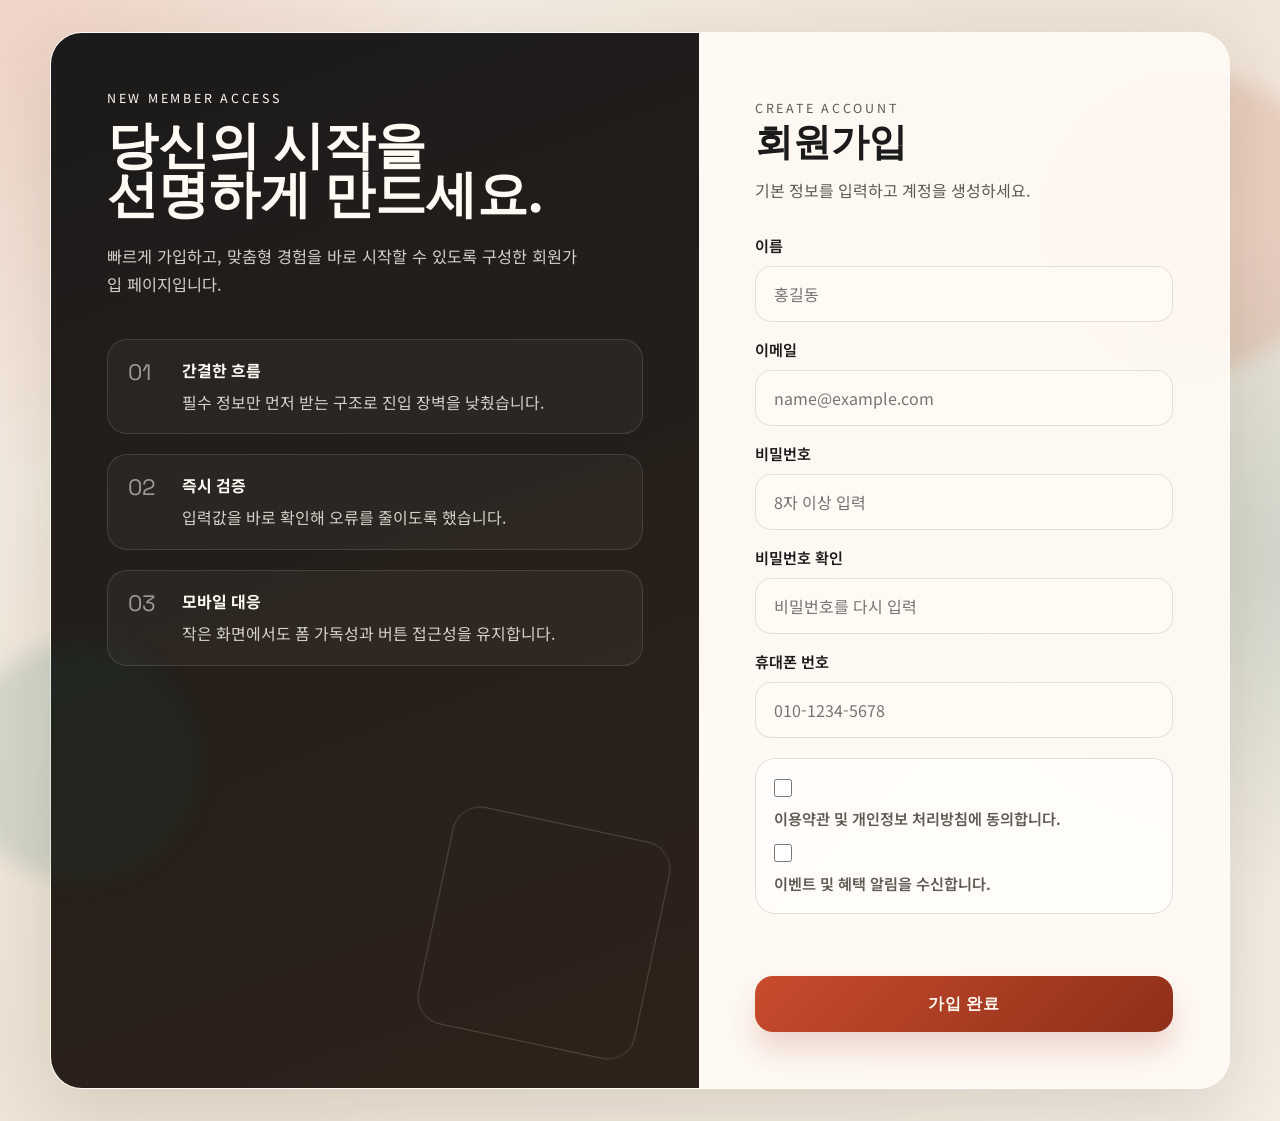
<file: index.html>
<!-- 회원가입 페이지 -->
<!DOCTYPE html>
<html lang="ko">
<head>
  <meta charset="UTF-8">
  <meta name="viewport" content="width=device-width, initial-scale=1.0">
  <title>회원가입</title>
  <link rel="preconnect" href="https://fonts.googleapis.com">
  <link rel="preconnect" href="https://fonts.gstatic.com" crossorigin>
  <link href="https://fonts.googleapis.com/css2?family=Space+Grotesk:wght@400;500;700&family=Noto+Sans+KR:wght@400;500;700&display=swap" rel="stylesheet">
  <link rel="stylesheet" href="styles.css">
</head>
<body>
  <main class="page-shell">
    <!-- 첫 화면에서 브랜드 소개와 가입 폼을 동시에 보여주는 2단 구조다. -->
    <section class="brand-panel">
      <p class="eyebrow">NEW MEMBER ACCESS</p>
      <h1>당신의 시작을<br>선명하게 만드세요.</h1>
      <p class="brand-copy">
        빠르게 가입하고, 맞춤형 경험을 바로 시작할 수 있도록 구성한 회원가입 페이지입니다.
      </p>
      <div class="feature-list">
        <article>
          <span>01</span>
          <strong>간결한 흐름</strong>
          <p>필수 정보만 먼저 받는 구조로 진입 장벽을 낮췄습니다.</p>
        </article>
        <article>
          <span>02</span>
          <strong>즉시 검증</strong>
          <p>입력값을 바로 확인해 오류를 줄이도록 했습니다.</p>
        </article>
        <article>
          <span>03</span>
          <strong>모바일 대응</strong>
          <p>작은 화면에서도 폼 가독성과 버튼 접근성을 유지합니다.</p>
        </article>
      </div>
    </section>

    <section class="form-panel">
      <div class="panel-header">
        <p class="panel-kicker">Create account</p>
        <h2>회원가입</h2>
        <p>기본 정보를 입력하고 계정을 생성하세요.</p>
      </div>

      <!-- 기본 브라우저 검증 UI 대신 script.js에서 직접 오류 메시지를 제어한다. -->
      <form class="signup-form" id="signupForm" novalidate>
        <label>
          <span>이름</span>
          <input type="text" name="name" placeholder="홍길동" required>
        </label>

        <label>
          <span>이메일</span>
          <input type="email" name="email" placeholder="name@example.com" required>
        </label>

        <label>
          <span>비밀번호</span>
          <input type="password" name="password" placeholder="8자 이상 입력" minlength="8" required>
        </label>

        <label>
          <span>비밀번호 확인</span>
          <input type="password" name="confirmPassword" placeholder="비밀번호를 다시 입력" minlength="8" required>
        </label>

        <label>
          <span>휴대폰 번호</span>
          <input type="tel" name="phone" placeholder="010-1234-5678" required>
        </label>

        <div class="consent-box">
          <label class="checkbox-row">
            <input type="checkbox" name="terms" required>
            <span>이용약관 및 개인정보 처리방침에 동의합니다.</span>
          </label>
          <label class="checkbox-row">
            <input type="checkbox" name="marketing">
            <span>이벤트 및 혜택 알림을 수신합니다.</span>
          </label>
        </div>

        <p class="form-message" id="formMessage" aria-live="polite"></p>

        <button type="submit" class="submit-button">가입 완료</button>
      </form>
    </section>
  </main>

  <script src="script.js"></script>
</body>
</html>
</file>
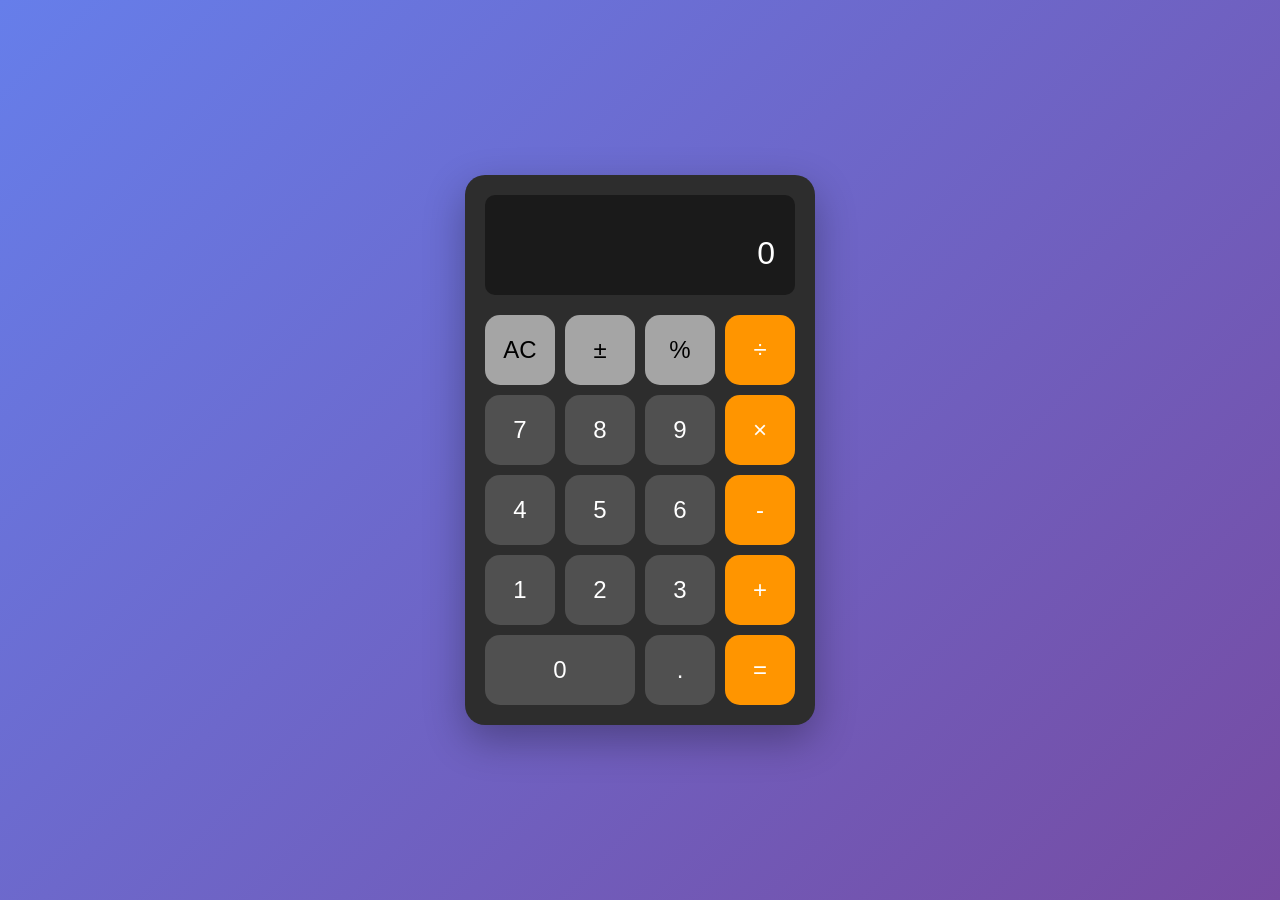
<file: calculator.html>
<!DOCTYPE html>
<html lang="ko">
<head>
    <meta charset="UTF-8">
    <meta name="viewport" content="width=device-width, initial-scale=1.0">
    <title>간단한 계산기</title>
    <style>
        * {
            margin: 0;
            padding: 0;
            box-sizing: border-box;
        }

        body {
            display: flex;
            justify-content: center;
            align-items: center;
            min-height: 100vh;
            background: linear-gradient(135deg, #667eea 0%, #764ba2 100%);
            font-family: 'Segoe UI', Tahoma, Geneva, Verdana, sans-serif;
        }

        .calculator {
            background: #2d2d2d;
            border-radius: 20px;
            padding: 20px;
            box-shadow: 0 15px 40px rgba(0, 0, 0, 0.3);
        }

        .display {
            background: #1a1a1a;
            border-radius: 10px;
            padding: 20px;
            margin-bottom: 20px;
            text-align: right;
        }

        .display .previous {
            color: #888;
            font-size: 16px;
            min-height: 20px;
        }

        .display .current {
            color: #fff;
            font-size: 32px;
            word-wrap: break-word;
            min-height: 40px;
        }

        .buttons {
            display: grid;
            grid-template-columns: repeat(4, 70px);
            gap: 10px;
        }

        button {
            width: 70px;
            height: 70px;
            border: none;
            border-radius: 15px;
            font-size: 24px;
            cursor: pointer;
            transition: all 0.2s ease;
        }

        button:hover {
            transform: scale(1.05);
        }

        button:active {
            transform: scale(0.95);
        }

        .number {
            background: #505050;
            color: #fff;
        }

        .number:hover {
            background: #606060;
        }

        .operator {
            background: #ff9500;
            color: #fff;
        }

        .operator:hover {
            background: #ffaa33;
        }

        .function {
            background: #a5a5a5;
            color: #000;
        }

        .function:hover {
            background: #b5b5b5;
        }

        .equals {
            background: #ff9500;
            color: #fff;
        }

        .equals:hover {
            background: #ffaa33;
        }

        .zero {
            grid-column: span 2;
            width: 150px;
        }
    </style>
</head>
<body>
    <div class="calculator">
        <div class="display">
            <div class="previous" id="previous"></div>
            <div class="current" id="current">0</div>
        </div>
        <div class="buttons">
            <button class="function" onclick="clearAll()">AC</button>
            <button class="function" onclick="toggleSign()">±</button>
            <button class="function" onclick="percentage()">%</button>
            <button class="operator" onclick="setOperator('÷')">÷</button>

            <button class="number" onclick="appendNumber('7')">7</button>
            <button class="number" onclick="appendNumber('8')">8</button>
            <button class="number" onclick="appendNumber('9')">9</button>
            <button class="operator" onclick="setOperator('×')">×</button>

            <button class="number" onclick="appendNumber('4')">4</button>
            <button class="number" onclick="appendNumber('5')">5</button>
            <button class="number" onclick="appendNumber('6')">6</button>
            <button class="operator" onclick="setOperator('-')">-</button>

            <button class="number" onclick="appendNumber('1')">1</button>
            <button class="number" onclick="appendNumber('2')">2</button>
            <button class="number" onclick="appendNumber('3')">3</button>
            <button class="operator" onclick="setOperator('+')">+</button>

            <button class="number zero" onclick="appendNumber('0')">0</button>
            <button class="number" onclick="appendDecimal()">.</button>
            <button class="equals" onclick="calculate()">=</button>
        </div>
    </div>

    <script>
        let currentValue = '0';
        let previousValue = '';
        let operator = null;
        let shouldResetScreen = false;

        const currentDisplay = document.getElementById('current');
        const previousDisplay = document.getElementById('previous');

        function updateDisplay() {
            currentDisplay.textContent = currentValue;
            if (operator !== null) {
                previousDisplay.textContent = `${previousValue} ${operator}`;
            } else {
                previousDisplay.textContent = previousValue;
            }
        }

        function appendNumber(number) {
            if (shouldResetScreen) {
                currentValue = number;
                shouldResetScreen = false;
            } else if (currentValue === '0') {
                currentValue = number;
            } else {
                currentValue += number;
            }
            updateDisplay();
        }

        function appendDecimal() {
            if (shouldResetScreen) {
                currentValue = '0.';
                shouldResetScreen = false;
            } else if (!currentValue.includes('.')) {
                currentValue += '.';
            }
            updateDisplay();
        }

        function clearAll() {
            currentValue = '0';
            previousValue = '';
            operator = null;
            shouldResetScreen = false;
            updateDisplay();
        }

        function toggleSign() {
            currentValue = String(parseFloat(currentValue) * -1);
            updateDisplay();
        }

        function percentage() {
            currentValue = String(parseFloat(currentValue) / 100);
            updateDisplay();
        }

        function setOperator(op) {
            if (operator !== null) {
                calculate();
            }
            previousValue = currentValue;
            operator = op;
            shouldResetScreen = true;
            updateDisplay();
        }

        function calculate() {
            if (operator === null || shouldResetScreen) return;

            const prev = parseFloat(previousValue);
            const current = parseFloat(currentValue);
            let result;

            switch (operator) {
                case '+':
                    result = prev + current;
                    break;
                case '-':
                    result = prev - current;
                    break;
                case '×':
                    result = prev * current;
                    break;
                case '÷':
                    if (current === 0) {
                        alert('0으로 나눌 수 없습니다!');
                        return;
                    }
                    result = prev / current;
                    break;
                default:
                    return;
            }

            currentValue = String(Math.round(result * 1000000) / 1000000);
            previousValue = '';
            operator = null;
            shouldResetScreen = true;
            updateDisplay();
        }

        // 키보드 지원
        document.addEventListener('keydown', (e) => {
            if (e.key >= '0' && e.key <= '9') appendNumber(e.key);
            if (e.key === '.') appendDecimal();
            if (e.key === '+') setOperator('+');
            if (e.key === '-') setOperator('-');
            if (e.key === '*') setOperator('×');
            if (e.key === '/') setOperator('÷');
            if (e.key === 'Enter' || e.key === '=') calculate();
            if (e.key === 'Escape') clearAll();
            if (e.key === 'Backspace') {
                currentValue = currentValue.slice(0, -1) || '0';
                updateDisplay();
            }
        });
    </script>
</body>
</html>
</file>
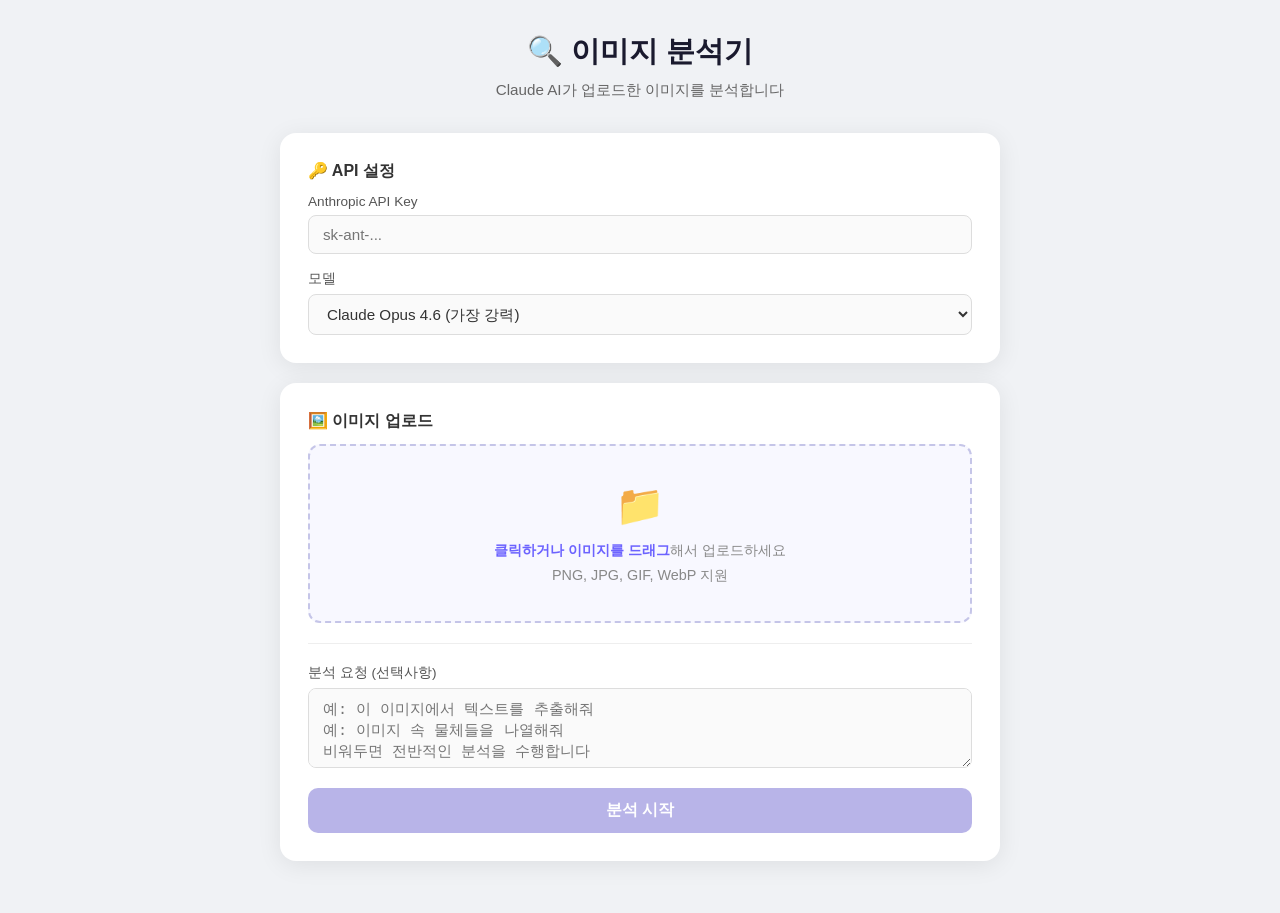
<file: image-analyzer.html>
<!DOCTYPE html>
<html lang="ko">
<head>
  <meta charset="UTF-8" />
  <meta name="viewport" content="width=device-width, initial-scale=1.0" />
  <title>이미지 분석기 (Claude AI)</title>
  <style>
    * { box-sizing: border-box; margin: 0; padding: 0; }

    body {
      font-family: 'Segoe UI', Tahoma, Geneva, Verdana, sans-serif;
      background: #f0f2f5;
      min-height: 100vh;
      display: flex;
      flex-direction: column;
      align-items: center;
      padding: 32px 16px;
    }

    h1 {
      font-size: 1.8rem;
      color: #1a1a2e;
      margin-bottom: 8px;
    }

    .subtitle {
      color: #666;
      margin-bottom: 32px;
      font-size: 0.95rem;
    }

    .card {
      background: #fff;
      border-radius: 16px;
      box-shadow: 0 4px 24px rgba(0,0,0,0.08);
      padding: 28px;
      width: 100%;
      max-width: 720px;
      margin-bottom: 20px;
    }

    .card h2 {
      font-size: 1rem;
      font-weight: 600;
      color: #333;
      margin-bottom: 12px;
    }

    label {
      display: block;
      font-size: 0.85rem;
      color: #555;
      margin-bottom: 6px;
      font-weight: 500;
    }

    input[type="password"],
    input[type="text"],
    textarea {
      width: 100%;
      padding: 10px 14px;
      border: 1.5px solid #ddd;
      border-radius: 8px;
      font-size: 0.95rem;
      color: #333;
      transition: border-color 0.2s;
      outline: none;
      background: #fafafa;
    }

    input[type="password"]:focus,
    input[type="text"]:focus,
    textarea:focus {
      border-color: #6c63ff;
      background: #fff;
    }

    textarea {
      resize: vertical;
      min-height: 80px;
    }

    .upload-area {
      border: 2px dashed #c5c5e8;
      border-radius: 12px;
      padding: 36px 20px;
      text-align: center;
      cursor: pointer;
      transition: all 0.2s;
      background: #f8f8ff;
      position: relative;
    }

    .upload-area:hover,
    .upload-area.drag-over {
      border-color: #6c63ff;
      background: #f0efff;
    }

    .upload-area input[type="file"] {
      position: absolute;
      inset: 0;
      opacity: 0;
      cursor: pointer;
    }

    .upload-icon {
      font-size: 2.5rem;
      margin-bottom: 12px;
    }

    .upload-area p {
      color: #888;
      font-size: 0.9rem;
    }

    .upload-area strong {
      color: #6c63ff;
    }

    #preview-container {
      display: none;
      margin-top: 16px;
      text-align: center;
    }

    #preview-img {
      max-width: 100%;
      max-height: 320px;
      border-radius: 10px;
      object-fit: contain;
      border: 1px solid #eee;
    }

    .file-info {
      margin-top: 8px;
      font-size: 0.82rem;
      color: #888;
    }

    .btn {
      display: inline-flex;
      align-items: center;
      gap: 8px;
      padding: 12px 28px;
      border-radius: 10px;
      border: none;
      font-size: 1rem;
      font-weight: 600;
      cursor: pointer;
      transition: all 0.2s;
    }

    .btn-primary {
      background: #6c63ff;
      color: #fff;
      width: 100%;
      justify-content: center;
    }

    .btn-primary:hover:not(:disabled) {
      background: #5a52e0;
      transform: translateY(-1px);
      box-shadow: 0 4px 12px rgba(108,99,255,0.35);
    }

    .btn-primary:disabled {
      background: #b8b4e8;
      cursor: not-allowed;
      transform: none;
      box-shadow: none;
    }

    .btn-secondary {
      background: #f0efff;
      color: #6c63ff;
      font-size: 0.85rem;
      padding: 6px 14px;
    }

    .btn-secondary:hover {
      background: #e2e0ff;
    }

    #result-section {
      display: none;
    }

    .result-header {
      display: flex;
      justify-content: space-between;
      align-items: center;
      margin-bottom: 14px;
    }

    #result-text {
      white-space: pre-wrap;
      line-height: 1.75;
      color: #333;
      font-size: 0.95rem;
      min-height: 60px;
    }

    #result-text .cursor {
      display: inline-block;
      width: 2px;
      height: 1em;
      background: #6c63ff;
      margin-left: 1px;
      vertical-align: text-bottom;
      animation: blink 0.8s step-end infinite;
    }

    @keyframes blink {
      50% { opacity: 0; }
    }

    .spinner {
      display: inline-block;
      width: 18px;
      height: 18px;
      border: 2.5px solid rgba(255,255,255,0.4);
      border-top-color: #fff;
      border-radius: 50%;
      animation: spin 0.7s linear infinite;
    }

    @keyframes spin {
      to { transform: rotate(360deg); }
    }

    .error-box {
      background: #fff0f0;
      border: 1.5px solid #fcc;
      border-radius: 8px;
      padding: 12px 16px;
      color: #c00;
      font-size: 0.9rem;
      margin-top: 12px;
      display: none;
    }

    .field-row {
      margin-bottom: 16px;
    }

    .field-row:last-child {
      margin-bottom: 0;
    }

    .divider {
      border: none;
      border-top: 1px solid #eee;
      margin: 20px 0;
    }

    .badge {
      display: inline-block;
      background: #f0efff;
      color: #6c63ff;
      border-radius: 20px;
      padding: 2px 10px;
      font-size: 0.78rem;
      font-weight: 600;
    }

    .copy-btn {
      background: none;
      border: 1.5px solid #ddd;
      border-radius: 6px;
      padding: 4px 12px;
      font-size: 0.8rem;
      color: #666;
      cursor: pointer;
      transition: all 0.15s;
    }

    .copy-btn:hover {
      border-color: #6c63ff;
      color: #6c63ff;
    }
  </style>
</head>
<body>

<h1>🔍 이미지 분석기</h1>
<p class="subtitle">Claude AI가 업로드한 이미지를 분석합니다</p>

<!-- API 키 카드 -->
<div class="card">
  <h2>🔑 API 설정</h2>
  <div class="field-row">
    <label for="api-key">Anthropic API Key</label>
    <input
      type="password"
      id="api-key"
      placeholder="sk-ant-..."
      autocomplete="off"
    />
  </div>
  <div class="field-row">
    <label for="model-select">모델</label>
    <select id="model-select" style="width:100%;padding:10px 14px;border:1.5px solid #ddd;border-radius:8px;font-size:0.95rem;color:#333;background:#fafafa;outline:none;">
      <option value="claude-opus-4-6">Claude Opus 4.6 (가장 강력)</option>
      <option value="claude-sonnet-4-6">Claude Sonnet 4.6 (균형)</option>
      <option value="claude-haiku-4-5">Claude Haiku 4.5 (빠름)</option>
    </select>
  </div>
</div>

<!-- 이미지 업로드 카드 -->
<div class="card">
  <h2>🖼️ 이미지 업로드</h2>
  <div class="upload-area" id="upload-area">
    <input type="file" id="file-input" accept="image/*" />
    <div class="upload-icon">📁</div>
    <p><strong>클릭하거나 이미지를 드래그</strong>해서 업로드하세요</p>
    <p style="margin-top:6px;">PNG, JPG, GIF, WebP 지원</p>
  </div>

  <div id="preview-container">
    <img id="preview-img" alt="미리보기" />
    <div class="file-info" id="file-info"></div>
  </div>

  <hr class="divider" />

  <div class="field-row">
    <label for="prompt-input">분석 요청 (선택사항)</label>
    <textarea
      id="prompt-input"
      placeholder="예: 이 이미지에서 텍스트를 추출해줘&#10;예: 이미지 속 물체들을 나열해줘&#10;비워두면 전반적인 분석을 수행합니다"
    ></textarea>
  </div>

  <button class="btn btn-primary" id="analyze-btn" disabled onclick="analyzeImage()">
    분석 시작
  </button>
  <div class="error-box" id="error-box"></div>
</div>

<!-- 결과 카드 -->
<div class="card" id="result-section">
  <div class="result-header">
    <h2>📋 분석 결과 <span class="badge" id="model-badge"></span></h2>
    <button class="copy-btn" onclick="copyResult()">복사</button>
  </div>
  <div id="result-text"></div>
</div>

<script>
  const fileInput = document.getElementById('file-input');
  const uploadArea = document.getElementById('upload-area');
  const previewContainer = document.getElementById('preview-container');
  const previewImg = document.getElementById('preview-img');
  const fileInfo = document.getElementById('file-info');
  const analyzeBtn = document.getElementById('analyze-btn');
  const errorBox = document.getElementById('error-box');
  const resultSection = document.getElementById('result-section');
  const resultText = document.getElementById('result-text');
  const modelBadge = document.getElementById('model-badge');

  let selectedFile = null;
  let base64Data = null;
  let mediaType = null;

  // 드래그 앤 드롭
  uploadArea.addEventListener('dragover', (e) => {
    e.preventDefault();
    uploadArea.classList.add('drag-over');
  });
  uploadArea.addEventListener('dragleave', () => {
    uploadArea.classList.remove('drag-over');
  });
  uploadArea.addEventListener('drop', (e) => {
    e.preventDefault();
    uploadArea.classList.remove('drag-over');
    const file = e.dataTransfer.files[0];
    if (file && file.type.startsWith('image/')) {
      handleFile(file);
    }
  });

  fileInput.addEventListener('change', (e) => {
    const file = e.target.files[0];
    if (file) handleFile(file);
  });

  function handleFile(file) {
    selectedFile = file;
    mediaType = file.type || 'image/jpeg';

    const reader = new FileReader();
    reader.onload = (e) => {
      const result = e.target.result;
      // base64 데이터만 추출 (data:image/...;base64, 제거)
      base64Data = result.split(',')[1];

      previewImg.src = result;
      previewContainer.style.display = 'block';
      fileInfo.textContent = `${file.name} · ${(file.size / 1024).toFixed(1)} KB`;
      analyzeBtn.disabled = false;
      clearError();
    };
    reader.readAsDataURL(file);
  }

  async function analyzeImage() {
    const apiKey = document.getElementById('api-key').value.trim();
    const model = document.getElementById('model-select').value;
    const userPrompt = document.getElementById('prompt-input').value.trim();

    clearError();

    if (!apiKey) {
      showError('API Key를 입력해주세요.');
      return;
    }
    if (!base64Data) {
      showError('이미지를 먼저 업로드해주세요.');
      return;
    }

    const prompt = userPrompt || '이 이미지를 자세히 분석해주세요. 이미지에 있는 모든 요소, 색상, 텍스트, 물체, 분위기 등을 설명해주세요.';

    analyzeBtn.disabled = true;
    analyzeBtn.innerHTML = '<span class="spinner"></span> 분석 중...';
    resultSection.style.display = 'none';
    resultText.innerHTML = '';

    try {
      const response = await fetch('https://api.anthropic.com/v1/messages', {
        method: 'POST',
        headers: {
          'Content-Type': 'application/json',
          'x-api-key': apiKey,
          'anthropic-version': '2023-06-01',
          'anthropic-dangerous-direct-browser-access': 'true',
        },
        body: JSON.stringify({
          model: model,
          max_tokens: 2048,
          stream: true,
          messages: [
            {
              role: 'user',
              content: [
                {
                  type: 'image',
                  source: {
                    type: 'base64',
                    media_type: mediaType,
                    data: base64Data,
                  },
                },
                {
                  type: 'text',
                  text: prompt,
                },
              ],
            },
          ],
        }),
      });

      if (!response.ok) {
        const err = await response.json().catch(() => ({}));
        throw new Error(err.error?.message || `HTTP ${response.status}`);
      }

      // 스트리밍 응답 처리
      modelBadge.textContent = model;
      resultSection.style.display = 'block';
      resultText.innerHTML = '<span class="cursor"></span>';

      const reader = response.body.getReader();
      const decoder = new TextDecoder();
      let fullText = '';

      while (true) {
        const { done, value } = await reader.read();
        if (done) break;

        const chunk = decoder.decode(value, { stream: true });
        const lines = chunk.split('\n');

        for (const line of lines) {
          if (!line.startsWith('data: ')) continue;
          const data = line.slice(6).trim();
          if (data === '[DONE]' || !data) continue;

          try {
            const parsed = JSON.parse(data);
            if (parsed.type === 'content_block_delta' && parsed.delta?.type === 'text_delta') {
              fullText += parsed.delta.text;
              resultText.innerHTML = escapeHtml(fullText) + '<span class="cursor"></span>';
              resultText.scrollIntoView({ behavior: 'smooth', block: 'end' });
            }
          } catch {
            // JSON 파싱 실패는 무시
          }
        }
      }

      resultText.innerHTML = escapeHtml(fullText);

    } catch (err) {
      showError('오류: ' + err.message);
      resultSection.style.display = 'none';
    } finally {
      analyzeBtn.disabled = false;
      analyzeBtn.innerHTML = '분석 시작';
    }
  }

  function escapeHtml(str) {
    return str
      .replace(/&/g, '&amp;')
      .replace(/</g, '&lt;')
      .replace(/>/g, '&gt;')
      .replace(/"/g, '&quot;')
      .replace(/\n/g, '<br>');
  }

  function showError(msg) {
    errorBox.textContent = msg;
    errorBox.style.display = 'block';
  }

  function clearError() {
    errorBox.textContent = '';
    errorBox.style.display = 'none';
  }

  function copyResult() {
    const text = resultText.innerText || resultText.textContent;
    navigator.clipboard.writeText(text).then(() => {
      const btn = document.querySelector('.copy-btn');
      btn.textContent = '복사됨 ✓';
      setTimeout(() => { btn.textContent = '복사'; }, 1500);
    });
  }
</script>

</body>
</html>
</file>
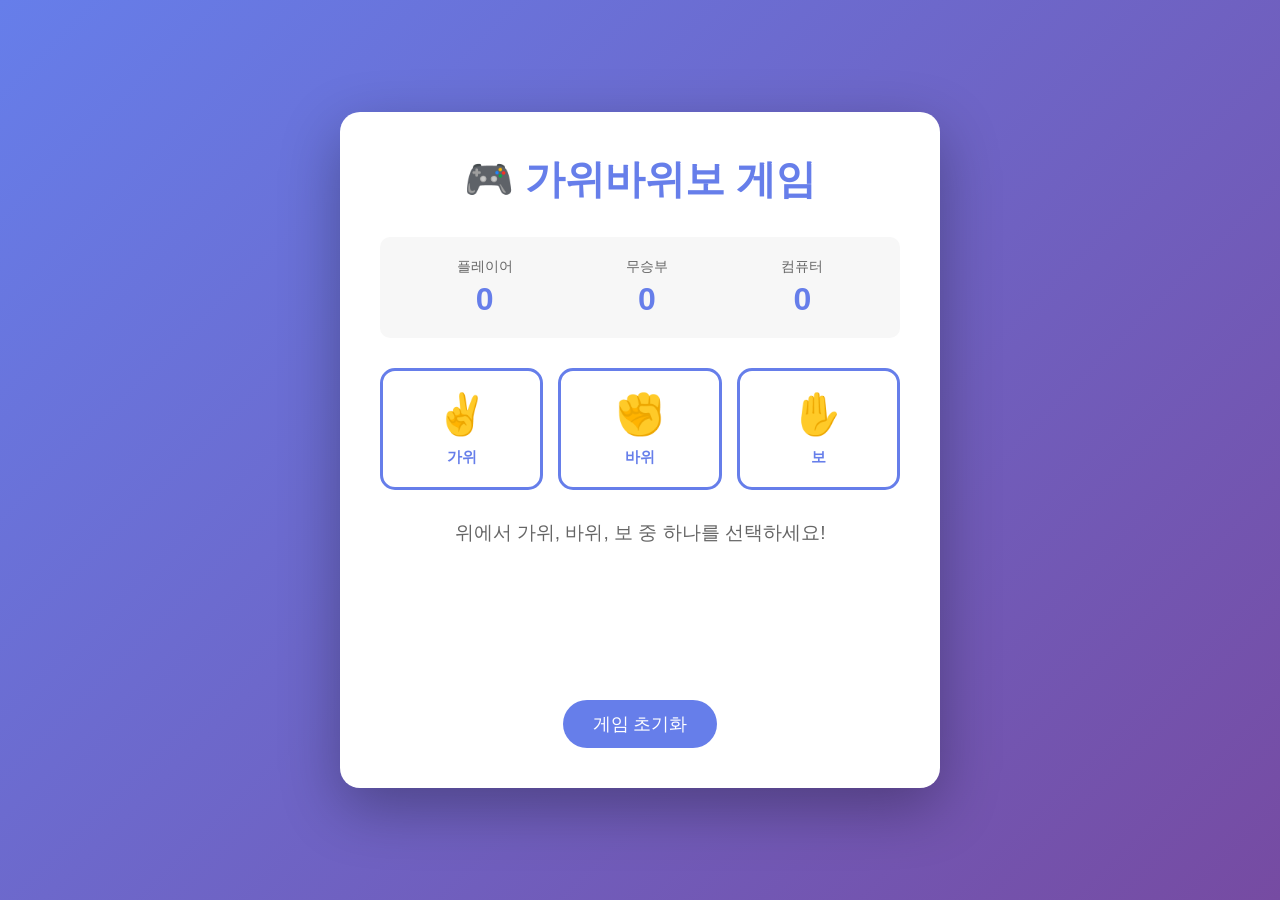
<file: rock_paper_scissors.html>
<!DOCTYPE html>
<html lang="ko">
<head>
    <meta charset="UTF-8">
    <meta name="viewport" content="width=device-width, initial-scale=1.0">
    <title>가위바위보 게임</title>
    <style>
        * {
            margin: 0;
            padding: 0;
            box-sizing: border-box;
        }

        body {
            font-family: 'Segoe UI', Tahoma, Geneva, Verdana, sans-serif;
            background: linear-gradient(135deg, #667eea 0%, #764ba2 100%);
            display: flex;
            justify-content: center;
            align-items: center;
            min-height: 100vh;
            padding: 20px;
        }

        .game-container {
            background: white;
            border-radius: 20px;
            box-shadow: 0 20px 60px rgba(0, 0, 0, 0.3);
            padding: 40px;
            max-width: 600px;
            width: 100%;
        }

        h1 {
            text-align: center;
            color: #667eea;
            margin-bottom: 30px;
            font-size: 2.5em;
        }

        .scoreboard {
            display: flex;
            justify-content: space-around;
            margin-bottom: 30px;
            padding: 20px;
            background: #f7f7f7;
            border-radius: 10px;
        }

        .score {
            text-align: center;
        }

        .score-label {
            font-size: 0.9em;
            color: #666;
            margin-bottom: 5px;
        }

        .score-value {
            font-size: 2em;
            font-weight: bold;
            color: #667eea;
        }

        .choices {
            display: flex;
            justify-content: space-around;
            margin: 30px 0;
            gap: 15px;
        }

        .choice-btn {
            background: white;
            border: 3px solid #667eea;
            border-radius: 15px;
            padding: 20px;
            cursor: pointer;
            transition: all 0.3s ease;
            flex: 1;
            min-width: 100px;
        }

        .choice-btn:hover {
            transform: translateY(-5px);
            box-shadow: 0 10px 20px rgba(102, 126, 234, 0.3);
            background: #667eea;
        }

        .choice-btn:hover .choice-emoji {
            transform: scale(1.2);
        }

        .choice-emoji {
            font-size: 3em;
            display: block;
            margin-bottom: 10px;
            transition: transform 0.3s ease;
        }

        .choice-text {
            font-size: 1.1em;
            font-weight: bold;
            color: #667eea;
        }

        .choice-btn:hover .choice-text {
            color: white;
        }

        .result-area {
            text-align: center;
            margin: 30px 0;
            min-height: 150px;
        }

        .selections {
            display: flex;
            justify-content: space-around;
            margin-bottom: 20px;
            font-size: 1.2em;
        }

        .selection {
            padding: 15px;
            background: #f7f7f7;
            border-radius: 10px;
            min-width: 150px;
        }

        .selection-label {
            color: #666;
            font-size: 0.9em;
            margin-bottom: 10px;
        }

        .selection-emoji {
            font-size: 2.5em;
            margin: 10px 0;
        }

        .result-message {
            font-size: 1.8em;
            font-weight: bold;
            margin-top: 20px;
            padding: 15px;
            border-radius: 10px;
        }

        .result-win {
            color: #4caf50;
            background: #e8f5e9;
        }

        .result-lose {
            color: #f44336;
            background: #ffebee;
        }

        .result-tie {
            color: #ff9800;
            background: #fff3e0;
        }

        .reset-btn {
            display: block;
            margin: 20px auto 0;
            padding: 12px 30px;
            background: #667eea;
            color: white;
            border: none;
            border-radius: 25px;
            font-size: 1.1em;
            cursor: pointer;
            transition: all 0.3s ease;
        }

        .reset-btn:hover {
            background: #764ba2;
            transform: translateY(-2px);
            box-shadow: 0 5px 15px rgba(102, 126, 234, 0.4);
        }

        @media (max-width: 600px) {
            .choices {
                flex-direction: column;
            }

            .selections {
                flex-direction: column;
                gap: 10px;
            }

            h1 {
                font-size: 2em;
            }
        }
    </style>
</head>
<body>
    <div class="game-container">
        <h1>🎮 가위바위보 게임</h1>

        <div class="scoreboard">
            <div class="score">
                <div class="score-label">플레이어</div>
                <div class="score-value" id="playerScore">0</div>
            </div>
            <div class="score">
                <div class="score-label">무승부</div>
                <div class="score-value" id="tieScore">0</div>
            </div>
            <div class="score">
                <div class="score-label">컴퓨터</div>
                <div class="score-value" id="computerScore">0</div>
            </div>
        </div>

        <div class="choices">
            <button class="choice-btn" onclick="play('가위')">
                <span class="choice-emoji">✌️</span>
                <span class="choice-text">가위</span>
            </button>
            <button class="choice-btn" onclick="play('바위')">
                <span class="choice-emoji">✊</span>
                <span class="choice-text">바위</span>
            </button>
            <button class="choice-btn" onclick="play('보')">
                <span class="choice-emoji">✋</span>
                <span class="choice-text">보</span>
            </button>
        </div>

        <div class="result-area" id="resultArea">
            <p style="color: #666; font-size: 1.2em;">위에서 가위, 바위, 보 중 하나를 선택하세요!</p>
        </div>

        <button class="reset-btn" onclick="resetGame()">게임 초기화</button>
    </div>

    <script>
        let playerScore = 0;
        let computerScore = 0;
        let tieScore = 0;

        const choices = ['가위', '바위', '보'];
        const emojis = {
            '가위': '✌️',
            '바위': '✊',
            '보': '✋'
        };

        function getComputerChoice() {
            return choices[Math.floor(Math.random() * choices.length)];
        }

        function determineWinner(player, computer) {
            if (player === computer) {
                return 'tie';
            }

            const winConditions = {
                '가위': '보',
                '바위': '가위',
                '보': '바위'
            };

            return winConditions[player] === computer ? 'win' : 'lose';
        }

        function updateScore(result) {
            if (result === 'win') {
                playerScore++;
                document.getElementById('playerScore').textContent = playerScore;
            } else if (result === 'lose') {
                computerScore++;
                document.getElementById('computerScore').textContent = computerScore;
            } else {
                tieScore++;
                document.getElementById('tieScore').textContent = tieScore;
            }
        }

        function displayResult(playerChoice, computerChoice, result) {
            const resultArea = document.getElementById('resultArea');

            const selectionsHTML = `
                <div class="selections">
                    <div class="selection">
                        <div class="selection-label">플레이어</div>
                        <div class="selection-emoji">${emojis[playerChoice]}</div>
                        <div>${playerChoice}</div>
                    </div>
                    <div class="selection">
                        <div class="selection-label">컴퓨터</div>
                        <div class="selection-emoji">${emojis[computerChoice]}</div>
                        <div>${computerChoice}</div>
                    </div>
                </div>
            `;

            let resultMessage = '';
            let resultClass = '';

            if (result === 'win') {
                resultMessage = '🎉 플레이어 승리!';
                resultClass = 'result-win';
            } else if (result === 'lose') {
                resultMessage = '💻 컴퓨터 승리!';
                resultClass = 'result-lose';
            } else {
                resultMessage = '🤝 무승부!';
                resultClass = 'result-tie';
            }

            resultArea.innerHTML = `
                ${selectionsHTML}
                <div class="result-message ${resultClass}">${resultMessage}</div>
            `;
        }

        function play(playerChoice) {
            const computerChoice = getComputerChoice();
            const result = determineWinner(playerChoice, computerChoice);

            updateScore(result);
            displayResult(playerChoice, computerChoice, result);
        }

        function resetGame() {
            playerScore = 0;
            computerScore = 0;
            tieScore = 0;

            document.getElementById('playerScore').textContent = '0';
            document.getElementById('computerScore').textContent = '0';
            document.getElementById('tieScore').textContent = '0';

            document.getElementById('resultArea').innerHTML =
                '<p style="color: #666; font-size: 1.2em;">위에서 가위, 바위, 보 중 하나를 선택하세요!</p>';
        }
    </script>
</body>
</html>
</file>
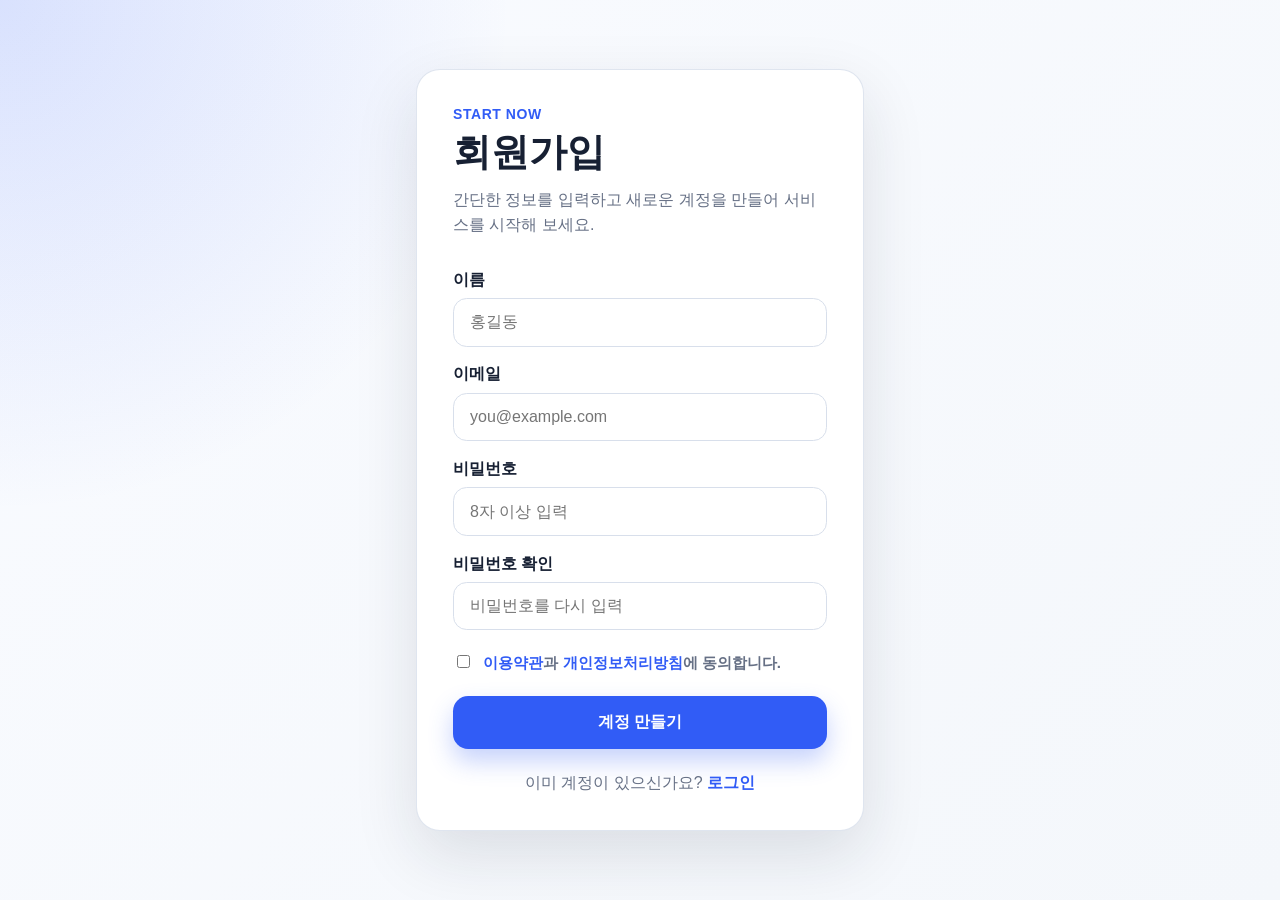
<file: signup.html>
<!DOCTYPE html>
<html lang="ko">
<head>
  <meta charset="UTF-8" />
  <meta name="viewport" content="width=device-width, initial-scale=1.0" />
  <title>회원가입</title>
  <style>
    :root {
      color-scheme: light;
      --bg: #f4f7fb;
      --card: #ffffff;
      --primary: #315cf6;
      --primary-dark: #2448c6;
      --text: #172033;
      --muted: #667085;
      --border: #d8dfeb;
      --focus: rgba(49, 92, 246, 0.18);
    }

    * {
      box-sizing: border-box;
    }

    body {
      min-height: 100vh;
      margin: 0;
      font-family: -apple-system, BlinkMacSystemFont, "Segoe UI", "Noto Sans KR", sans-serif;
      background:
        radial-gradient(circle at top left, rgba(49, 92, 246, 0.16), transparent 32rem),
        linear-gradient(135deg, #f9fbff 0%, var(--bg) 100%);
      color: var(--text);
      display: flex;
      align-items: center;
      justify-content: center;
      padding: 2rem;
    }

    .signup-card {
      width: min(100%, 28rem);
      background: var(--card);
      border: 1px solid rgba(216, 223, 235, 0.8);
      border-radius: 1.5rem;
      box-shadow: 0 1.5rem 4rem rgba(23, 32, 51, 0.12);
      padding: 2.25rem;
    }

    .signup-card__eyebrow {
      margin: 0 0 0.5rem;
      color: var(--primary);
      font-size: 0.875rem;
      font-weight: 700;
      letter-spacing: 0.04em;
    }

    h1 {
      margin: 0;
      font-size: clamp(1.75rem, 6vw, 2.35rem);
      line-height: 1.2;
    }

    .signup-card__description {
      margin: 0.75rem 0 2rem;
      color: var(--muted);
      line-height: 1.6;
    }

    .form-group {
      margin-bottom: 1.1rem;
    }

    label {
      display: block;
      margin-bottom: 0.45rem;
      font-weight: 700;
    }

    input {
      width: 100%;
      border: 1px solid var(--border);
      border-radius: 0.85rem;
      padding: 0.9rem 1rem;
      font: inherit;
      color: var(--text);
      background: #fff;
      transition: border-color 0.2s ease, box-shadow 0.2s ease;
    }

    input:focus {
      outline: none;
      border-color: var(--primary);
      box-shadow: 0 0 0 0.25rem var(--focus);
    }

    .terms {
      display: flex;
      gap: 0.65rem;
      align-items: flex-start;
      margin: 1.35rem 0;
      color: var(--muted);
      font-size: 0.95rem;
      line-height: 1.5;
    }

    .terms input {
      width: auto;
      margin-top: 0.2rem;
      accent-color: var(--primary);
    }

    .terms a,
    .signin-link a {
      color: var(--primary);
      font-weight: 700;
      text-decoration: none;
    }

    .terms a:hover,
    .signin-link a:hover {
      text-decoration: underline;
    }

    button {
      width: 100%;
      border: 0;
      border-radius: 0.95rem;
      background: var(--primary);
      color: #fff;
      padding: 1rem 1.25rem;
      font: inherit;
      font-weight: 800;
      cursor: pointer;
      box-shadow: 0 0.75rem 1.5rem rgba(49, 92, 246, 0.28);
      transition: background 0.2s ease, transform 0.2s ease;
    }

    button:hover {
      background: var(--primary-dark);
      transform: translateY(-1px);
    }

    .signin-link {
      margin: 1.5rem 0 0;
      color: var(--muted);
      text-align: center;
    }
  </style>
</head>
<body>
  <main class="signup-card" aria-labelledby="signup-title">
    <p class="signup-card__eyebrow">START NOW</p>
    <h1 id="signup-title">회원가입</h1>
    <p class="signup-card__description">간단한 정보를 입력하고 새로운 계정을 만들어 서비스를 시작해 보세요.</p>

    <form action="#" method="post">
      <div class="form-group">
        <label for="name">이름</label>
        <input id="name" name="name" type="text" placeholder="홍길동" autocomplete="name" required />
      </div>

      <div class="form-group">
        <label for="email">이메일</label>
        <input id="email" name="email" type="email" placeholder="you@example.com" autocomplete="email" required />
      </div>

      <div class="form-group">
        <label for="password">비밀번호</label>
        <input id="password" name="password" type="password" placeholder="8자 이상 입력" autocomplete="new-password" minlength="8" required />
      </div>

      <div class="form-group">
        <label for="password-confirm">비밀번호 확인</label>
        <input id="password-confirm" name="password-confirm" type="password" placeholder="비밀번호를 다시 입력" autocomplete="new-password" minlength="8" required />
      </div>

      <label class="terms">
        <input type="checkbox" name="terms" required />
        <span><a href="#">이용약관</a>과 <a href="#">개인정보처리방침</a>에 동의합니다.</span>
      </label>

      <button type="submit">계정 만들기</button>
    </form>

    <p class="signin-link">이미 계정이 있으신가요? <a href="#">로그인</a></p>
  </main>
</body>
</html>
</file>
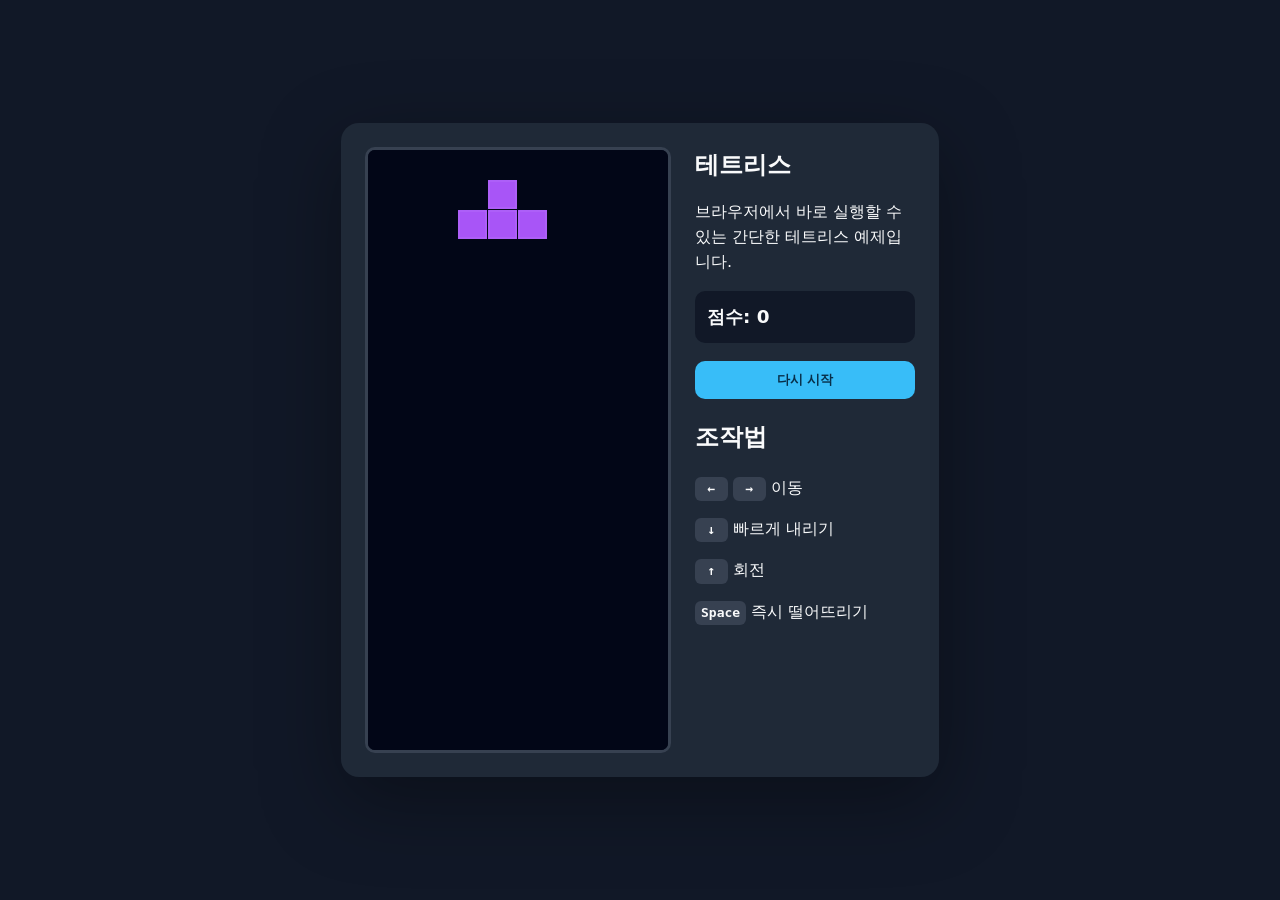
<file: tetris.html>
<!doctype html>
<html lang="ko">
<head>
  <meta charset="utf-8" />
  <meta name="viewport" content="width=device-width, initial-scale=1" />
  <title>간단한 테트리스 예제</title>
  <style>
    :root {
      color-scheme: dark;
      font-family: system-ui, -apple-system, BlinkMacSystemFont, "Segoe UI", sans-serif;
      background: #111827;
      color: #f9fafb;
    }

    body {
      min-height: 100vh;
      margin: 0;
      display: grid;
      place-items: center;
    }

    .game {
      display: flex;
      gap: 24px;
      align-items: flex-start;
      padding: 24px;
      background: #1f2937;
      border-radius: 18px;
      box-shadow: 0 24px 80px rgba(0, 0, 0, 0.35);
    }

    canvas {
      background: #020617;
      border: 3px solid #374151;
      border-radius: 10px;
    }

    .panel {
      width: 220px;
      line-height: 1.55;
    }

    h1 {
      margin: 0 0 12px;
      font-size: 1.5rem;
    }

    .score {
      margin: 12px 0 18px;
      padding: 12px;
      background: #111827;
      border-radius: 10px;
      font-size: 1.15rem;
      font-weight: 700;
    }

    button {
      width: 100%;
      padding: 10px 12px;
      border: 0;
      border-radius: 10px;
      background: #38bdf8;
      color: #082f49;
      font-weight: 800;
      cursor: pointer;
    }

    button:hover {
      background: #7dd3fc;
    }

    kbd {
      display: inline-block;
      min-width: 1.6em;
      padding: 2px 6px;
      border-radius: 6px;
      background: #374151;
      text-align: center;
      font-weight: 700;
    }
  </style>
</head>
<body>
  <main class="game">
    <canvas id="board" width="300" height="600" aria-label="테트리스 게임 보드"></canvas>
    <section class="panel">
      <h1>테트리스</h1>
      <p>브라우저에서 바로 실행할 수 있는 간단한 테트리스 예제입니다.</p>
      <div class="score">점수: <span id="score">0</span></div>
      <button id="restart" type="button">다시 시작</button>
      <h2>조작법</h2>
      <p><kbd>←</kbd> <kbd>→</kbd> 이동</p>
      <p><kbd>↓</kbd> 빠르게 내리기</p>
      <p><kbd>↑</kbd> 회전</p>
      <p><kbd>Space</kbd> 즉시 떨어뜨리기</p>
    </section>
  </main>

  <script>
    // 게임 보드로 사용할 캔버스와 UI 요소를 가져옵니다.
    const canvas = document.querySelector('#board');
    const context = canvas.getContext('2d');
    const scoreElement = document.querySelector('#score');
    const restartButton = document.querySelector('#restart');

    // 보드는 10칸 x 20칸이며, 각 칸은 30px 정사각형입니다.
    const COLS = 10;
    const ROWS = 20;
    const BLOCK = 30;
    // 블록 숫자를 실제 색상으로 바꾸기 위한 팔레트입니다. 0은 빈 칸입니다.
    const COLORS = [
      null,
      '#22d3ee',
      '#3b82f6',
      '#f97316',
      '#eab308',
      '#22c55e',
      '#a855f7',
      '#ef4444',
    ];

    // 테트리스의 7가지 기본 블록 모양(I, J, L, O, S, T, Z)을 행렬로 표현합니다.
    const SHAPES = [
      [[1, 1, 1, 1]],
      [[2, 0, 0], [2, 2, 2]],
      [[0, 0, 3], [3, 3, 3]],
      [[4, 4], [4, 4]],
      [[0, 5, 5], [5, 5, 0]],
      [[0, 6, 0], [6, 6, 6]],
      [[7, 7, 0], [0, 7, 7]],
    ];

    // 게임 진행 중 계속 바뀌는 상태값입니다.
    let board;
    let piece;
    let score;
    let dropCounter;
    let lastTime;
    let gameOver;

    // 빈 게임판을 만듭니다. 각 값은 비어 있으면 0, 블록이 있으면 색상 번호입니다.
    function createBoard() {
      return Array.from({ length: ROWS }, () => Array(COLS).fill(0));
    }

    // 무작위 블록 하나를 만들고 보드 위쪽 중앙에 배치합니다.
    function createPiece() {
      const matrix = SHAPES[Math.floor(Math.random() * SHAPES.length)];
      return {
        matrix: matrix.map(row => [...row]),
        x: Math.floor(COLS / 2) - Math.ceil(matrix[0].length / 2),
        y: 0,
      };
    }

    // 한 칸짜리 블록을 캔버스에 그립니다.
    function drawCell(x, y, value) {
      context.fillStyle = COLORS[value];
      context.fillRect(x * BLOCK, y * BLOCK, BLOCK - 1, BLOCK - 1);
      context.strokeStyle = 'rgba(255, 255, 255, 0.12)';
      context.strokeRect(x * BLOCK + 1, y * BLOCK + 1, BLOCK - 3, BLOCK - 3);
    }

    // 행렬에 들어 있는 블록들을 지정한 위치(offset)에 맞춰 그립니다.
    function drawMatrix(matrix, offset) {
      matrix.forEach((row, y) => {
        row.forEach((value, x) => {
          if (value) {
            drawCell(x + offset.x, y + offset.y, value);
          }
        });
      });
    }

    // 현재 보드와 떨어지는 블록을 모두 다시 그립니다.
    function draw() {
      context.fillStyle = '#020617';
      context.fillRect(0, 0, canvas.width, canvas.height);
      drawMatrix(board, { x: 0, y: 0 });
      drawMatrix(piece.matrix, piece);

      if (gameOver) {
        context.fillStyle = 'rgba(2, 6, 23, 0.78)';
        context.fillRect(0, 250, canvas.width, 100);
        context.fillStyle = '#f9fafb';
        context.font = 'bold 28px system-ui';
        context.textAlign = 'center';
        context.fillText('게임 오버', canvas.width / 2, 300);
        context.font = '16px system-ui';
        context.fillText('다시 시작 버튼을 눌러주세요', canvas.width / 2, 330);
      }
    }

    // 블록이 벽, 바닥, 이미 쌓인 블록과 부딪히는지 확인합니다.
    function collide(testPiece = piece) {
      return testPiece.matrix.some((row, y) => row.some((value, x) => {
        if (!value) return false;
        const nextY = y + testPiece.y;
        const nextX = x + testPiece.x;
        return nextX < 0 || nextX >= COLS || nextY >= ROWS || board[nextY]?.[nextX];
      }));
    }

    // 더 내려갈 수 없는 블록을 보드에 고정합니다.
    function merge() {
      piece.matrix.forEach((row, y) => {
        row.forEach((value, x) => {
          if (value) {
            board[y + piece.y][x + piece.x] = value;
          }
        });
      });
    }

    // 꽉 찬 줄을 제거하고 제거한 줄 수에 따라 점수를 올립니다.
    function clearLines() {
      let cleared = 0;

      for (let y = ROWS - 1; y >= 0; y -= 1) {
        if (board[y].every(Boolean)) {
          board.splice(y, 1);
          board.unshift(Array(COLS).fill(0));
          cleared += 1;
          y += 1;
        }
      }

      if (cleared) {
        score += cleared * cleared * 100;
        scoreElement.textContent = score;
      }
    }

    // 행렬을 시계 방향으로 90도 회전합니다.
    function rotate(matrix) {
      return matrix[0].map((_, x) => matrix.map(row => row[x]).reverse());
    }

    // 블록을 회전하고, 벽에 걸리면 좌우로 조금 밀어서 회전을 시도합니다.
    function rotatePiece() {
      const rotated = rotate(piece.matrix);
      const originalX = piece.x;
      let shift = 1;
      piece.matrix = rotated;

      while (collide()) {
        piece.x += shift;
        shift = -(shift + (shift > 0 ? 1 : -1));
        if (Math.abs(shift) > piece.matrix[0].length + 1) {
          piece.matrix = rotate(rotate(rotate(rotated)));
          piece.x = originalX;
          return;
        }
      }
    }

    // 새 블록을 생성합니다. 시작 위치부터 충돌하면 게임 오버입니다.
    function resetPiece() {
      piece = createPiece();
      if (collide()) {
        gameOver = true;
      }
    }

    // 블록을 한 칸 아래로 내리고, 충돌하면 보드에 고정합니다.
    function drop() {
      piece.y += 1;
      if (collide()) {
        piece.y -= 1;
        merge();
        clearLines();
        resetPiece();
      }
      dropCounter = 0;
    }

    // 스페이스바 입력 시 블록을 가능한 가장 아래까지 즉시 떨어뜨립니다.
    function hardDrop() {
      while (!collide()) {
        piece.y += 1;
      }
      piece.y -= 1;
      merge();
      clearLines();
      resetPiece();
      dropCounter = 0;
    }

    // direction이 -1이면 왼쪽, 1이면 오른쪽으로 이동합니다.
    function move(direction) {
      piece.x += direction;
      if (collide()) {
        piece.x -= direction;
      }
    }

    // requestAnimationFrame이 호출하는 메인 루프입니다. 시간이 지나면 자동으로 블록을 내립니다.
    function update(time = 0) {
      const deltaTime = time - lastTime;
      lastTime = time;

      if (!gameOver) {
        dropCounter += deltaTime;
        if (dropCounter > 800) {
          drop();
        }
      }

      draw();
      requestAnimationFrame(update);
    }

    // 점수와 보드를 초기화해서 새 게임을 시작합니다.
    function startGame() {
      board = createBoard();
      piece = createPiece();
      score = 0;
      dropCounter = 0;
      lastTime = 0;
      gameOver = false;
      scoreElement.textContent = score;
      draw();
    }

    // 키보드 입력으로 블록을 조작합니다.
    document.addEventListener('keydown', event => {
      if (gameOver) return;

      if (event.key === 'ArrowLeft') move(-1);
      if (event.key === 'ArrowRight') move(1);
      if (event.key === 'ArrowDown') drop();
      if (event.key === 'ArrowUp') rotatePiece();
      if (event.code === 'Space') {
        event.preventDefault();
        hardDrop();
      }
    });

    // 버튼을 누르면 언제든 새 게임을 시작할 수 있습니다.
    restartButton.addEventListener('click', startGame);

    // 페이지가 열리면 즉시 게임을 시작하고 애니메이션 루프를 실행합니다.
    startGame();
    update();
  </script>
</body>
</html>
</file>
<file: styles.css>
:root {
  /* 화면 전반에서 재사용할 색상과 그림자 값을 변수로 모아둔다. */
  --bg: #f4efe7;
  --panel: rgba(255, 250, 244, 0.82);
  --panel-strong: #fffaf3;
  --text: #1b1b1b;
  --muted: #5f5a52;
  --line: rgba(27, 27, 27, 0.12);
  --accent: #c84c2d;
  --accent-deep: #8f2f1a;
  --success: #1f7a4d;
  --error: #b42318;
  --shadow: 0 24px 80px rgba(48, 32, 17, 0.14);
}

* {
  box-sizing: border-box;
}

body {
  margin: 0;
  min-height: 100vh;
  font-family: "Noto Sans KR", sans-serif;
  color: var(--text);
  /* 여러 겹의 그라디언트로 평면 배경보다 깊이감 있는 인상을 만든다. */
  background:
    radial-gradient(circle at top left, rgba(200, 76, 45, 0.18), transparent 28%),
    radial-gradient(circle at right center, rgba(16, 109, 91, 0.14), transparent 24%),
    linear-gradient(135deg, #f8f1e8 0%, #efe4d6 45%, #f6eee5 100%);
}

body::before,
body::after {
  content: "";
  position: fixed;
  inset: auto;
  border-radius: 999px;
  pointer-events: none;
  filter: blur(10px);
}

body::before {
  width: 300px;
  height: 300px;
  top: 8%;
  right: -60px;
  background: rgba(200, 76, 45, 0.14);
}

body::after {
  width: 240px;
  height: 240px;
  bottom: 2%;
  left: -40px;
  background: rgba(15, 92, 79, 0.12);
}

.page-shell {
  /* 소개 영역과 입력 폼을 2단 레이아웃으로 배치한다. */
  width: min(1180px, calc(100% - 32px));
  margin: 32px auto;
  display: grid;
  grid-template-columns: 1.1fr 0.9fr;
  background: rgba(255, 252, 247, 0.58);
  backdrop-filter: blur(18px);
  border: 1px solid rgba(255, 255, 255, 0.7);
  border-radius: 32px;
  overflow: hidden;
  box-shadow: var(--shadow);
}

.brand-panel,
.form-panel {
  padding: 56px;
}

.brand-panel {
  position: relative;
  background:
    linear-gradient(160deg, rgba(27, 27, 27, 0.92), rgba(48, 35, 26, 0.9)),
    #1f1a16;
  color: #fffaf3;
}

.brand-panel::after {
  content: "";
  position: absolute;
  width: 220px;
  height: 220px;
  right: 44px;
  bottom: 44px;
  border: 1px solid rgba(255, 250, 243, 0.16);
  border-radius: 28px;
  transform: rotate(12deg);
}

.eyebrow,
.panel-kicker {
  margin: 0 0 14px;
  letter-spacing: 0.22em;
  text-transform: uppercase;
  font-size: 0.78rem;
}

.brand-panel h1,
.form-panel h2 {
  margin: 0;
  font-family: "Space Grotesk", sans-serif;
}

.brand-panel h1 {
  font-size: clamp(2.8rem, 4vw, 4.8rem);
  line-height: 0.96;
}

.brand-copy,
.panel-header p,
.feature-list p,
.checkbox-row,
.form-message {
  color: rgba(255, 250, 243, 0.8);
}

.brand-copy {
  max-width: 480px;
  margin: 24px 0 40px;
  font-size: 1.02rem;
  line-height: 1.7;
}

.feature-list {
  display: grid;
  gap: 20px;
}

.feature-list article {
  position: relative;
  padding: 18px 18px 18px 74px;
  border: 1px solid rgba(255, 250, 243, 0.12);
  border-radius: 20px;
  background: rgba(255, 250, 243, 0.04);
}

.feature-list span {
  position: absolute;
  left: 20px;
  top: 18px;
  font-family: "Space Grotesk", sans-serif;
  font-size: 1.4rem;
  color: rgba(255, 250, 243, 0.55);
}

.feature-list strong {
  display: block;
  margin-bottom: 8px;
  font-size: 1rem;
}

.feature-list p {
  margin: 0;
  line-height: 1.6;
}

.form-panel {
  background: var(--panel);
}

.panel-header p {
  margin-top: 10px;
  margin-bottom: 0;
  color: var(--muted);
}

.form-panel h2 {
  font-size: clamp(2rem, 3vw, 3rem);
}

.signup-form {
  margin-top: 32px;
  display: grid;
  gap: 16px;
}

.signup-form label {
  display: grid;
  gap: 10px;
}

.signup-form span {
  font-size: 0.95rem;
  font-weight: 600;
}

.signup-form input {
  width: 100%;
  border: 1px solid var(--line);
  border-radius: 16px;
  background: var(--panel-strong);
  padding: 15px 18px;
  font: inherit;
  color: var(--text);
  transition: border-color 160ms ease, transform 160ms ease, box-shadow 160ms ease;
}

.signup-form input:focus {
  outline: none;
  border-color: rgba(200, 76, 45, 0.65);
  box-shadow: 0 0 0 5px rgba(200, 76, 45, 0.12);
  transform: translateY(-1px);
}

.consent-box {
  margin-top: 4px;
  padding: 18px;
  border: 1px solid var(--line);
  border-radius: 20px;
  background: rgba(255, 255, 255, 0.5);
  display: grid;
  gap: 12px;
}

.checkbox-row {
  display: flex;
  align-items: flex-start;
  gap: 12px;
  color: var(--muted);
  line-height: 1.5;
}

.checkbox-row input {
  width: 18px;
  height: 18px;
  margin: 2px 0 0;
  accent-color: var(--accent);
  transform: none;
  box-shadow: none;
}

.form-message {
  min-height: 24px;
  margin: 0;
  color: var(--muted);
}

.form-message.is-error {
  color: var(--error);
}

.form-message.is-success {
  color: var(--success);
}

.submit-button {
  margin-top: 6px;
  border: 0;
  border-radius: 18px;
  padding: 17px 20px;
  font: 700 1rem "Space Grotesk", sans-serif;
  letter-spacing: 0.04em;
  color: #fffaf3;
  background: linear-gradient(135deg, var(--accent), var(--accent-deep));
  cursor: pointer;
  transition: transform 160ms ease, box-shadow 160ms ease, opacity 160ms ease;
  box-shadow: 0 18px 30px rgba(143, 47, 26, 0.18);
}

.submit-button:hover {
  transform: translateY(-2px);
  box-shadow: 0 20px 34px rgba(143, 47, 26, 0.24);
}

.submit-button:active {
  transform: translateY(0);
}

.brand-panel,
.form-panel,
.feature-list article,
.submit-button {
  /* 주요 요소에 같은 등장 애니메이션을 적용해 화면 리듬을 맞춘다. */
  animation: fadeUp 700ms ease both;
}

.form-panel {
  animation-delay: 100ms;
}

.feature-list article:nth-child(2) {
  animation-delay: 180ms;
}

.feature-list article:nth-child(3) {
  animation-delay: 260ms;
}

@keyframes fadeUp {
  from {
    opacity: 0;
    transform: translateY(18px);
  }
  to {
    opacity: 1;
    transform: translateY(0);
  }
}

@media (max-width: 980px) {
  .page-shell {
    grid-template-columns: 1fr;
  }

  .brand-panel,
  .form-panel {
    padding: 40px 28px;
  }
}

@media (max-width: 640px) {
  .page-shell {
    width: min(100% - 20px, 100%);
    margin: 10px auto;
    border-radius: 24px;
  }

  .brand-panel h1 {
    font-size: 2.5rem;
  }

  .feature-list article {
    padding-left: 64px;
  }
}
</file>
